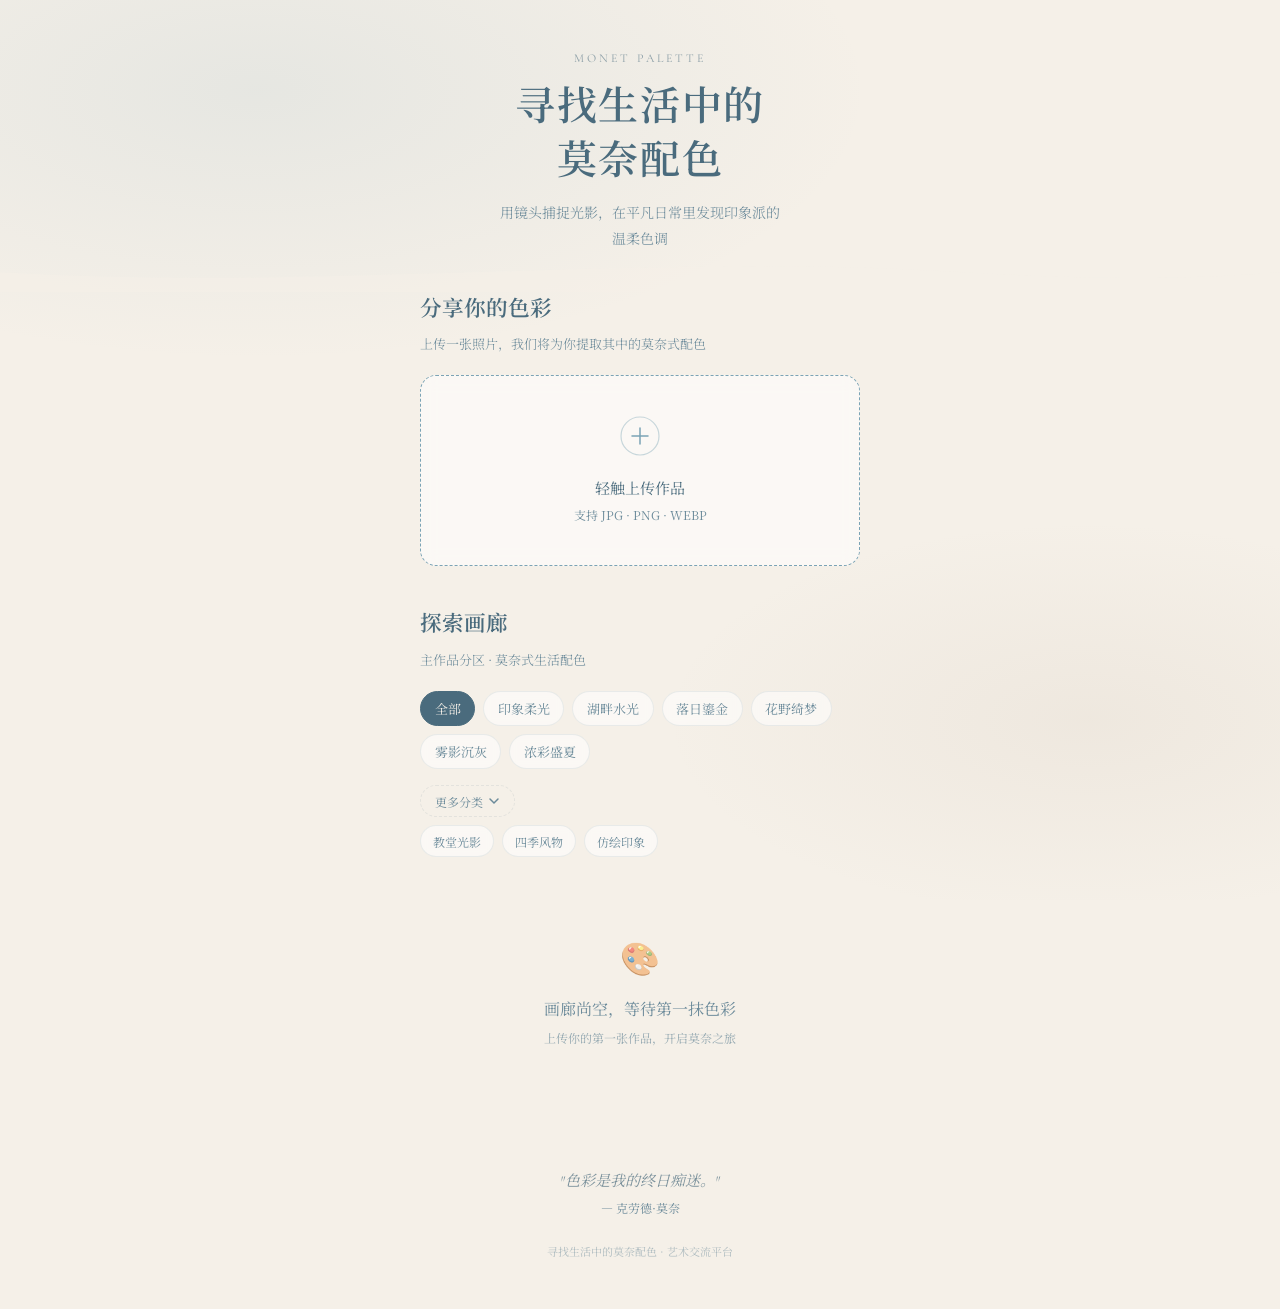
<file: index.html>
<!DOCTYPE html>
<html lang="zh-CN">
<head>
  <meta charset="UTF-8">
  <meta name="viewport" content="width=device-width, initial-scale=1.0, maximum-scale=1.0, user-scalable=no">
  <meta name="description" content="寻找生活中的莫奈配色 — 上传你的色彩作品，发现光影之美">
  <meta name="theme-color" content="#F5F0E8">
  <title>寻找生活中的莫奈配色</title>
  <link rel="preconnect" href="https://fonts.googleapis.com">
  <link rel="preconnect" href="https://fonts.gstatic.com" crossorigin>
  <link href="https://fonts.googleapis.com/css2?family=Cormorant+Garamond:ital,wght@0,400;0,600;1,400&family=Noto+Serif+SC:wght@300;400;500;600&display=swap" rel="stylesheet">
  <link rel="stylesheet" href="css/style.css">
</head>
<body>
  <div class="page-bg" aria-hidden="true"></div>

  <header class="header">
    <div class="header-inner">
      <p class="header-tag">Monet Palette</p>
      <h1 class="header-title">寻找生活中的<br>莫奈配色</h1>
      <p class="header-desc">用镜头捕捉光影，在平凡日常里发现印象派的温柔色调</p>
    </div>
    <div class="header-wave" aria-hidden="true">
      <svg viewBox="0 0 1440 80" preserveAspectRatio="none">
        <path d="M0,40 C360,80 720,0 1080,40 C1260,60 1380,50 1440,40 L1440,80 L0,80 Z" fill="currentColor"/>
      </svg>
    </div>
  </header>

  <main class="main">
    <!-- 上传区域 -->
    <section class="upload-section" aria-labelledby="upload-title">
      <h2 id="upload-title" class="section-title">分享你的色彩</h2>
      <p class="section-desc">上传一张照片，我们将为你提取其中的莫奈式配色</p>

      <div class="upload-zone" id="uploadZone" role="button" tabindex="0" aria-label="点击或拖拽上传图片">
        <input type="file" id="fileInput" accept="image/*" hidden>
        <div class="upload-icon">
          <svg width="40" height="40" viewBox="0 0 40 40" fill="none" aria-hidden="true">
            <circle cx="20" cy="20" r="19" stroke="currentColor" stroke-width="1.2" opacity="0.4"/>
            <path d="M20 12v16M12 20h16" stroke="currentColor" stroke-width="1.5" stroke-linecap="round"/>
          </svg>
        </div>
        <p class="upload-text">轻触上传作品</p>
        <p class="upload-hint">支持 JPG · PNG · WEBP</p>
      </div>

      <!-- 预览与配色 -->
      <div class="preview-panel" id="previewPanel" hidden>
        <div class="preview-image-wrap">
          <img id="previewImage" alt="预览图片">
        </div>
        <div class="palette-section">
          <h3 class="palette-title">提取的配色</h3>
          <div class="palette-colors" id="paletteColors"></div>
          <p class="palette-mood" id="paletteMood"></p>
        </div>
        <form class="work-form" id="workForm">
          <label class="form-label" for="workTitle">作品标题</label>
          <input type="text" id="workTitle" class="form-input" placeholder="为你的色彩命名…" maxlength="30">
          <label class="form-label" for="workDesc">色彩感悟</label>
          <textarea id="workDesc" class="form-textarea" placeholder="描述你在这幅画面里感受到的光与情绪…" maxlength="120" rows="3"></textarea>
          <fieldset class="category-fieldset">
            <legend class="form-label">作品分区</legend>
            <p class="category-hint" id="categoryHint">已根据配色推荐分区，可手动调整</p>
            <div class="category-chips" id="categoryChips"></div>
            <div class="season-chips" id="seasonChips" hidden></div>
          </fieldset>
          <button type="submit" class="btn-primary" id="publishBtn">发布到画廊</button>
          <button type="button" class="btn-ghost" id="cancelBtn">重新选择</button>
        </form>
      </div>
    </section>

    <!-- 作品分区筛选 -->
    <section class="filter-section" aria-labelledby="filter-title">
      <h2 id="filter-title" class="section-title">探索画廊</h2>
      <p class="section-desc">主作品分区 · 莫奈式生活配色</p>
      <div class="filter-tabs filter-tabs-main" id="filterTabsMain" role="tablist"></div>
      <div class="filter-more">
        <button type="button" class="filter-more-toggle" id="filterMoreToggle" aria-expanded="false" aria-controls="filterTabsExtra">
          <span>更多分类</span>
          <svg class="filter-more-icon" width="12" height="12" viewBox="0 0 12 12" aria-hidden="true">
            <path d="M2 4l4 4 4-4" fill="none" stroke="currentColor" stroke-width="1.5" stroke-linecap="round"/>
          </svg>
        </button>
        <div class="filter-tabs filter-tabs-extra" id="filterTabsExtra" role="tablist" hidden></div>
        <div class="season-filter" id="seasonFilter" hidden>
          <div class="season-filter-tabs" id="seasonFilterTabs" role="tablist"></div>
        </div>
      </div>
    </section>

    <!-- 作品画廊 -->
    <section class="gallery-section" aria-label="作品画廊">
      <div class="gallery" id="gallery">
        <div class="gallery-empty" id="galleryEmpty">
          <div class="empty-icon" aria-hidden="true">🎨</div>
          <p>画廊尚空，等待第一抹色彩</p>
          <p class="empty-hint">上传你的第一张作品，开启莫奈之旅</p>
        </div>
      </div>
    </section>
  </main>

  <footer class="footer">
    <p class="footer-quote">"色彩是我的终日痴迷。"</p>
    <p class="footer-author">— 克劳德·莫奈</p>
    <p class="footer-copy">寻找生活中的莫奈配色 · 艺术交流平台</p>
  </footer>

  <!-- 作品详情弹窗 -->
  <dialog class="modal" id="workModal">
    <div class="modal-content">
      <button class="modal-close" id="modalClose" aria-label="关闭">&times;</button>
      <img class="modal-image" id="modalImage" alt="">
      <div class="modal-body">
        <h3 class="modal-title" id="modalTitle"></h3>
        <p class="modal-desc" id="modalDesc"></p>
        <div class="modal-palette" id="modalPalette"></div>
        <p class="modal-category" id="modalCategory"></p>
        <p class="modal-mood" id="modalMood"></p>
        <p class="modal-date" id="modalDate"></p>
      </div>
    </div>
  </dialog>

  <script src="js/app.js"></script>
</body>
</html>
</file>
<file: css/style.css>
/* ===== 变量与基础 ===== */
:root {
  --bg: #F5F0E8;
  --title: #4A6B7D;
  --text: #416071;
  --text-light: #6B8A9A;
  --accent: #7BA3B5;
  --accent-soft: rgba(74, 107, 125, 0.12);
  --card-bg: rgba(255, 255, 255, 0.55);
  --card-border: rgba(74, 107, 125, 0.1);
  --shadow: 0 4px 24px rgba(74, 107, 125, 0.08);
  --shadow-hover: 0 8px 32px rgba(74, 107, 125, 0.14);
  --radius: 16px;
  --radius-sm: 10px;
  --font-serif: 'Cormorant Garamond', 'Noto Serif SC', serif;
  --font-body: 'Noto Serif SC', serif;
  --transition: 0.35s cubic-bezier(0.4, 0, 0.2, 1);
}

*, *::before, *::after {
  box-sizing: border-box;
  margin: 0;
  padding: 0;
}

html {
  font-size: 16px;
  -webkit-tap-highlight-color: transparent;
}

body {
  font-family: var(--font-body);
  background: var(--bg);
  color: var(--text);
  line-height: 1.7;
  min-height: 100dvh;
  overflow-x: hidden;
  -webkit-font-smoothing: antialiased;
}

/* ===== 背景装饰 ===== */
.page-bg {
  position: fixed;
  inset: 0;
  z-index: -1;
  background:
    radial-gradient(ellipse 80% 50% at 20% 10%, rgba(123, 163, 181, 0.12) 0%, transparent 60%),
    radial-gradient(ellipse 60% 40% at 85% 80%, rgba(180, 160, 140, 0.1) 0%, transparent 55%),
    var(--bg);
}

/* ===== 头部 ===== */
.header {
  position: relative;
  padding: 3rem 1.5rem 2.5rem;
  text-align: center;
  color: var(--title);
}

.header-tag {
  font-family: var(--font-serif);
  font-size: 0.75rem;
  letter-spacing: 0.25em;
  text-transform: uppercase;
  opacity: 0.6;
  margin-bottom: 0.75rem;
}

.header-title {
  font-family: var(--font-serif);
  font-size: 2rem;
  font-weight: 600;
  line-height: 1.35;
  letter-spacing: 0.04em;
  margin-bottom: 0.75rem;
}

.header-desc {
  font-size: 0.875rem;
  font-weight: 300;
  color: var(--text-light);
  max-width: 280px;
  margin: 0 auto;
  line-height: 1.8;
}

.header-wave {
  position: absolute;
  bottom: -1px;
  left: 0;
  right: 0;
  color: var(--bg);
  opacity: 0.5;
  pointer-events: none;
}

.header-wave svg {
  display: block;
  width: 100%;
  height: 40px;
}

/* ===== 主内容 ===== */
.main {
  padding: 0 1.25rem 2rem;
  max-width: 480px;
  margin: 0 auto;
}

.section-title {
  font-family: var(--font-serif);
  font-size: 1.35rem;
  font-weight: 600;
  color: var(--title);
  margin-bottom: 0.35rem;
}

.section-desc {
  font-size: 0.8125rem;
  color: var(--text-light);
  margin-bottom: 1.25rem;
  font-weight: 300;
}

/* ===== 上传区域 ===== */
.upload-section {
  margin-bottom: 2.5rem;
}

.upload-zone {
  display: flex;
  flex-direction: column;
  align-items: center;
  justify-content: center;
  padding: 2.5rem 1.5rem;
  border: 1.5px dashed var(--accent);
  border-radius: var(--radius);
  background: var(--card-bg);
  backdrop-filter: blur(8px);
  cursor: pointer;
  transition: var(--transition);
  -webkit-backdrop-filter: blur(8px);
}

.upload-zone:hover,
.upload-zone:focus-visible {
  border-color: var(--title);
  background: rgba(255, 255, 255, 0.7);
  box-shadow: var(--shadow);
  outline: none;
}

.upload-zone.dragover {
  border-color: var(--title);
  background: var(--accent-soft);
  transform: scale(1.01);
}

.upload-icon {
  color: var(--accent);
  margin-bottom: 0.75rem;
  transition: transform var(--transition);
}

.upload-zone:hover .upload-icon {
  transform: scale(1.08);
}

.upload-text {
  font-size: 0.9375rem;
  color: var(--title);
  font-weight: 400;
}

.upload-hint {
  font-size: 0.75rem;
  color: var(--text-light);
  margin-top: 0.25rem;
}

/* ===== 预览面板 ===== */
.preview-panel {
  margin-top: 1.5rem;
  animation: fadeUp 0.5s ease;
}

@keyframes fadeUp {
  from { opacity: 0; transform: translateY(12px); }
  to { opacity: 1; transform: translateY(0); }
}

.preview-image-wrap {
  border-radius: var(--radius);
  overflow: hidden;
  box-shadow: var(--shadow);
  margin-bottom: 1.25rem;
}

.preview-image-wrap img {
  display: block;
  width: 100%;
  max-height: 280px;
  object-fit: cover;
}

.palette-section {
  margin-bottom: 1.25rem;
}

.palette-title {
  font-family: var(--font-serif);
  font-size: 1rem;
  color: var(--title);
  margin-bottom: 0.75rem;
  font-weight: 600;
}

.palette-colors {
  display: flex;
  gap: 0.5rem;
  margin-bottom: 0.75rem;
}

.palette-swatch {
  flex: 1;
  height: 48px;
  border-radius: var(--radius-sm);
  position: relative;
  cursor: pointer;
  transition: transform var(--transition);
  box-shadow: 0 2px 8px rgba(0, 0, 0, 0.08);
}

.palette-swatch:hover {
  transform: translateY(-2px);
}

.palette-swatch::after {
  content: attr(data-hex);
  position: absolute;
  bottom: 4px;
  left: 50%;
  transform: translateX(-50%);
  font-size: 0.6rem;
  color: #fff;
  text-shadow: 0 1px 3px rgba(0, 0, 0, 0.4);
  opacity: 0;
  transition: opacity var(--transition);
}

.palette-swatch:hover::after {
  opacity: 1;
}

.palette-mood {
  font-size: 0.8125rem;
  color: var(--text-light);
  font-style: italic;
  font-family: var(--font-serif);
}

/* ===== 表单 ===== */
.work-form {
  display: flex;
  flex-direction: column;
  gap: 0.75rem;
}

.form-label {
  font-size: 0.8125rem;
  color: var(--title);
  font-weight: 500;
}

.form-input,
.form-textarea {
  width: 100%;
  padding: 0.75rem 1rem;
  border: 1px solid var(--card-border);
  border-radius: var(--radius-sm);
  background: rgba(255, 255, 255, 0.6);
  font-family: var(--font-body);
  font-size: 0.875rem;
  color: var(--text);
  transition: border-color var(--transition);
  resize: none;
}

.form-input:focus,
.form-textarea:focus {
  outline: none;
  border-color: var(--accent);
  background: rgba(255, 255, 255, 0.85);
}

.form-input::placeholder,
.form-textarea::placeholder {
  color: var(--text-light);
  opacity: 0.6;
}

.btn-primary {
  padding: 0.85rem;
  border: none;
  border-radius: var(--radius-sm);
  background: var(--title);
  color: var(--bg);
  font-family: var(--font-body);
  font-size: 0.9375rem;
  font-weight: 500;
  cursor: pointer;
  transition: var(--transition);
  letter-spacing: 0.05em;
  margin-top: 0.25rem;
}

.btn-primary:hover {
  background: #3A5A6D;
  box-shadow: var(--shadow);
}

.btn-primary:active {
  transform: scale(0.98);
}

.btn-ghost {
  padding: 0.65rem;
  border: none;
  background: transparent;
  color: var(--text-light);
  font-family: var(--font-body);
  font-size: 0.8125rem;
  cursor: pointer;
  transition: color var(--transition);
}

.btn-ghost:hover {
  color: var(--title);
}

/* ===== 筛选标签 ===== */
.filter-section {
  margin-bottom: 1.25rem;
}

.filter-tabs {
  display: flex;
  flex-wrap: wrap;
  gap: 0.5rem;
  padding-bottom: 0.25rem;
}

.filter-tabs-main {
  margin-bottom: 0.75rem;
}

.filter-tab {
  flex-shrink: 0;
  padding: 0.45rem 0.85rem;
  border: 1px solid var(--card-border);
  border-radius: 2rem;
  background: var(--card-bg);
  color: var(--text-light);
  font-family: var(--font-body);
  font-size: 0.8125rem;
  cursor: pointer;
  transition: var(--transition);
  backdrop-filter: blur(4px);
}

.filter-tab:hover {
  border-color: var(--accent);
  color: var(--title);
}

.filter-tab.active {
  background: var(--title);
  color: var(--bg);
  border-color: var(--title);
}

.filter-more-toggle {
  display: inline-flex;
  align-items: center;
  gap: 0.35rem;
  padding: 0.4rem 0.85rem;
  border: 1px dashed var(--card-border);
  border-radius: 2rem;
  background: transparent;
  color: var(--text-light);
  font-family: var(--font-body);
  font-size: 0.75rem;
  cursor: pointer;
  transition: var(--transition);
  margin-bottom: 0.5rem;
}

.filter-more-toggle:hover,
.filter-more-toggle[aria-expanded="true"] {
  border-color: var(--accent);
  color: var(--title);
  background: var(--accent-soft);
}

.filter-more-toggle[aria-expanded="true"] .filter-more-icon {
  transform: rotate(180deg);
}

.filter-more-icon {
  transition: transform var(--transition);
}

.filter-tabs-extra {
  margin-bottom: 0.5rem;
  animation: fadeUp 0.35s ease;
}

.filter-tab-extra {
  font-size: 0.75rem;
  padding: 0.4rem 0.75rem;
}

.season-filter {
  margin-top: 0.25rem;
}

.season-filter-tabs {
  display: flex;
  flex-wrap: wrap;
  gap: 0.4rem;
}

.season-tab {
  padding: 0.3rem 0.7rem;
  border: 1px solid var(--card-border);
  border-radius: 2rem;
  background: rgba(255, 255, 255, 0.4);
  color: var(--text-light);
  font-family: var(--font-body);
  font-size: 0.6875rem;
  cursor: pointer;
  transition: var(--transition);
}

.season-tab:hover {
  border-color: var(--accent);
  color: var(--title);
}

.season-tab.active {
  background: var(--accent);
  color: #fff;
  border-color: var(--accent);
}

/* ===== 发布分类选择 ===== */
.category-fieldset {
  border: none;
  padding: 0;
  margin: 0;
}

.category-hint {
  font-size: 0.75rem;
  color: var(--text-light);
  margin-bottom: 0.65rem;
  font-weight: 300;
}

.category-chips,
.season-chips {
  display: flex;
  flex-wrap: wrap;
  gap: 0.45rem;
}

.category-chip {
  padding: 0.4rem 0.7rem;
  border: 1px solid var(--card-border);
  border-radius: 2rem;
  background: rgba(255, 255, 255, 0.45);
  color: var(--text-light);
  font-family: var(--font-body);
  font-size: 0.75rem;
  cursor: pointer;
  transition: var(--transition);
  line-height: 1.3;
  text-align: center;
}

.category-chip:hover {
  border-color: var(--accent);
  color: var(--title);
}

.category-chip.active {
  background: var(--title);
  color: var(--bg);
  border-color: var(--title);
}

.category-chip-extra {
  border-style: dashed;
}

.category-chip-group-label {
  width: 100%;
  font-size: 0.6875rem;
  color: var(--text-light);
  opacity: 0.75;
  margin-top: 0.35rem;
  letter-spacing: 0.05em;
}

.category-chip-group-label:first-child {
  margin-top: 0;
}

/* ===== 画廊 ===== */
.gallery {
  display: grid;
  grid-template-columns: repeat(2, 1fr);
  gap: 0.875rem;
}

.gallery-empty {
  grid-column: 1 / -1;
  text-align: center;
  padding: 3rem 1rem;
  color: var(--text-light);
}

.empty-icon {
  font-size: 2rem;
  margin-bottom: 0.75rem;
  opacity: 0.6;
}

.empty-hint {
  font-size: 0.75rem;
  margin-top: 0.35rem;
  opacity: 0.7;
}

.gallery-card {
  border-radius: var(--radius);
  overflow: hidden;
  background: var(--card-bg);
  backdrop-filter: blur(6px);
  box-shadow: var(--shadow);
  cursor: pointer;
  transition: var(--transition);
  animation: fadeUp 0.5s ease backwards;
}

.gallery-card:hover {
  box-shadow: var(--shadow-hover);
  transform: translateY(-2px);
}

.gallery-card-image {
  width: 100%;
  aspect-ratio: 1;
  object-fit: cover;
  display: block;
}

.gallery-card-body {
  padding: 0.65rem 0.75rem 0.75rem;
}

.gallery-card-title {
  font-family: var(--font-serif);
  font-size: 0.875rem;
  color: var(--title);
  font-weight: 600;
  white-space: nowrap;
  overflow: hidden;
  text-overflow: ellipsis;
}

.gallery-card-palette {
  display: flex;
  gap: 3px;
  margin-top: 0.5rem;
}

.gallery-card-palette span {
  flex: 1;
  height: 6px;
  border-radius: 3px;
}

.gallery-card-mood {
  font-size: 0.6875rem;
  color: var(--text-light);
  margin-top: 0.35rem;
  white-space: nowrap;
  overflow: hidden;
  text-overflow: ellipsis;
}

.gallery-card-category {
  display: inline-block;
  margin-top: 0.35rem;
  padding: 0.15rem 0.45rem;
  border-radius: 1rem;
  font-size: 0.625rem;
  color: var(--title);
  background: var(--accent-soft);
  letter-spacing: 0.02em;
}

/* ===== 页脚 ===== */
.footer {
  text-align: center;
  padding: 2.5rem 1.5rem 3rem;
  color: var(--text-light);
}

.footer-quote {
  font-family: var(--font-serif);
  font-size: 0.9375rem;
  font-style: italic;
  color: var(--title);
  opacity: 0.7;
  margin-bottom: 0.25rem;
}

.footer-author {
  font-size: 0.75rem;
  margin-bottom: 1.5rem;
}

.footer-copy {
  font-size: 0.6875rem;
  opacity: 0.5;
}

/* ===== 弹窗 ===== */
.modal {
  border: none;
  padding: 0;
  background: transparent;
  max-width: 100vw;
  max-height: 100dvh;
  width: 100%;
  height: 100%;
}

.modal::backdrop {
  background: rgba(65, 96, 113, 0.35);
  backdrop-filter: blur(6px);
}

.modal-content {
  position: relative;
  margin: auto;
  max-width: 420px;
  width: calc(100% - 2rem);
  max-height: calc(100dvh - 2rem);
  overflow-y: auto;
  background: var(--bg);
  border-radius: var(--radius);
  box-shadow: var(--shadow-hover);
  animation: fadeUp 0.4s ease;
  margin-top: 1rem;
}

.modal-close {
  position: absolute;
  top: 0.75rem;
  right: 0.75rem;
  z-index: 2;
  width: 32px;
  height: 32px;
  border: none;
  border-radius: 50%;
  background: rgba(255, 255, 255, 0.8);
  color: var(--title);
  font-size: 1.25rem;
  cursor: pointer;
  display: flex;
  align-items: center;
  justify-content: center;
  transition: var(--transition);
  line-height: 1;
}

.modal-close:hover {
  background: #fff;
  box-shadow: var(--shadow);
}

.modal-image {
  width: 100%;
  max-height: 320px;
  object-fit: cover;
  display: block;
  border-radius: var(--radius) var(--radius) 0 0;
}

.modal-body {
  padding: 1.25rem;
}

.modal-title {
  font-family: var(--font-serif);
  font-size: 1.25rem;
  color: var(--title);
  margin-bottom: 0.5rem;
}

.modal-desc {
  font-size: 0.875rem;
  color: var(--text);
  margin-bottom: 1rem;
  line-height: 1.8;
}

.modal-palette {
  display: flex;
  gap: 0.5rem;
  margin-bottom: 0.75rem;
}

.modal-palette .palette-swatch {
  height: 40px;
}

.modal-category {
  font-size: 0.8125rem;
  color: var(--title);
  margin-bottom: 0.35rem;
  opacity: 0.85;
}

.modal-mood {
  font-family: var(--font-serif);
  font-size: 0.875rem;
  font-style: italic;
  color: var(--text-light);
  margin-bottom: 0.5rem;
}

.modal-date {
  font-size: 0.75rem;
  color: var(--text-light);
  opacity: 0.6;
}

/* ===== Toast ===== */
.toast {
  position: fixed;
  bottom: 2rem;
  left: 50%;
  transform: translateX(-50%) translateY(80px);
  padding: 0.65rem 1.25rem;
  background: var(--title);
  color: var(--bg);
  border-radius: 2rem;
  font-size: 0.8125rem;
  z-index: 1000;
  opacity: 0;
  transition: all 0.4s cubic-bezier(0.4, 0, 0.2, 1);
  pointer-events: none;
  white-space: nowrap;
}

.toast.show {
  opacity: 1;
  transform: translateX(-50%) translateY(0);
}

/* ===== 响应式微调 ===== */
@media (min-width: 480px) {
  .header-title {
    font-size: 2.5rem;
  }

  .gallery {
    gap: 1rem;
  }
}
</file>
